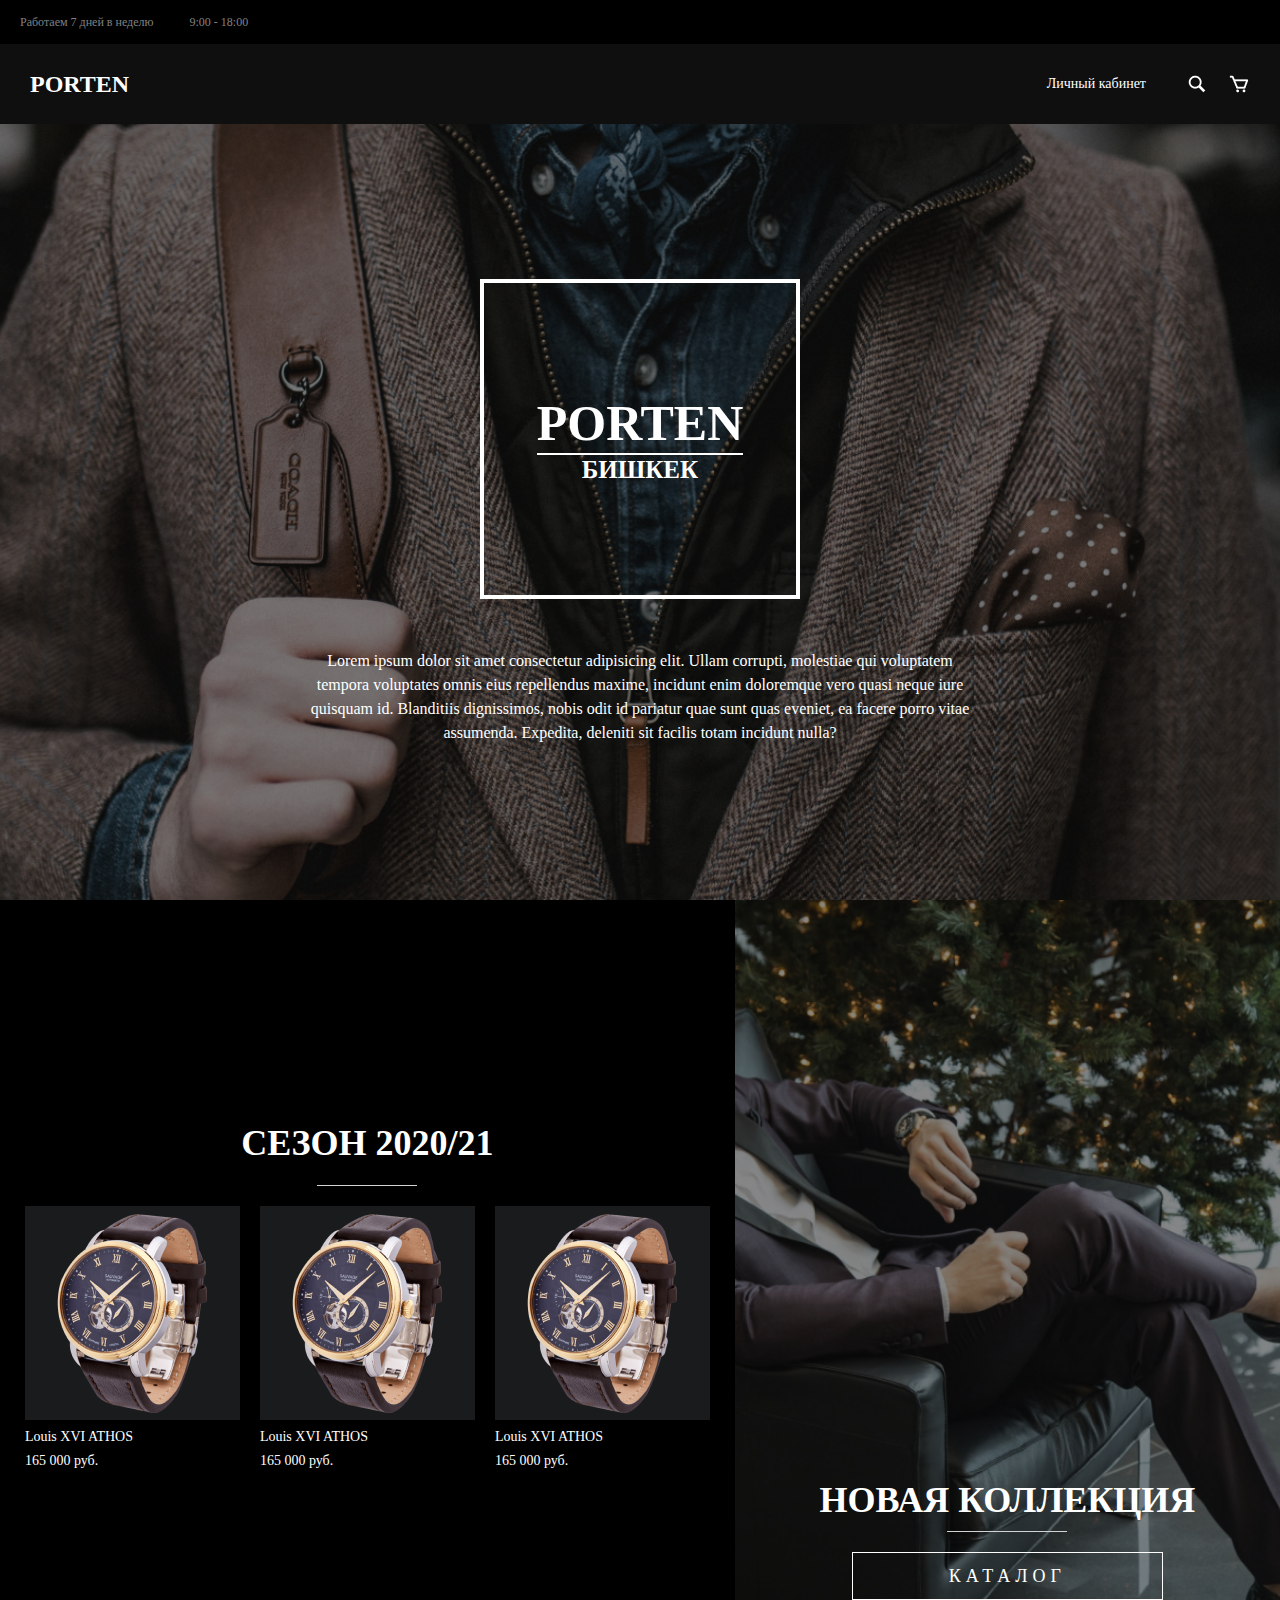
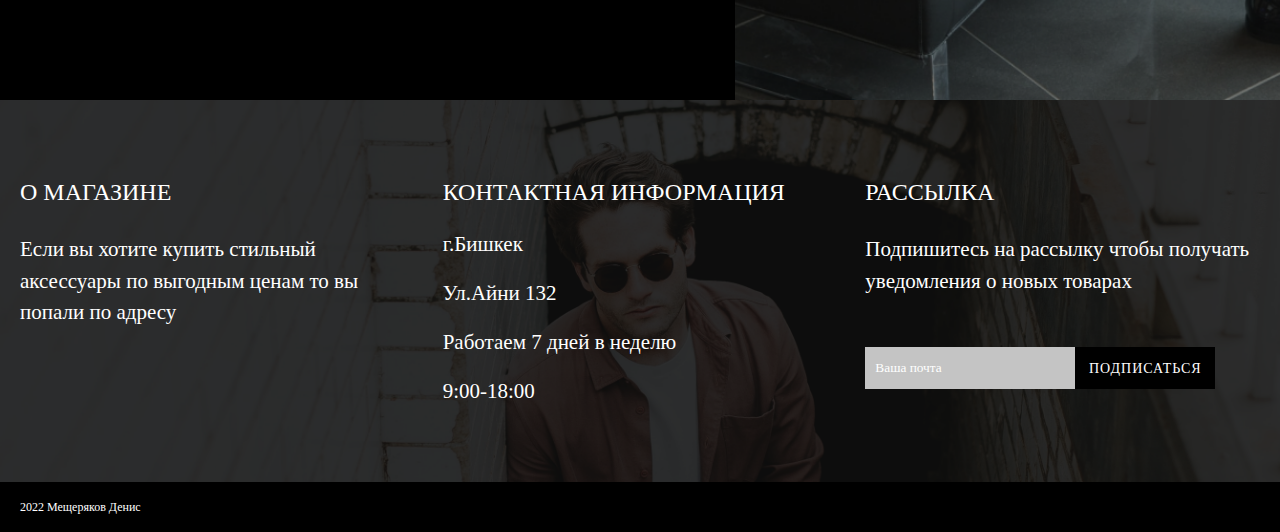
<file: man-style-master/index.html>
<!DOCTYPE html>
<html lang="en">
<head>
    <meta charset="UTF-8">
    <meta http-equiv="X-UA-Compatible" content="IE=edge">
    <meta name="viewport" content="width=device-width, initial-scale=1.0">
    <title>Man-Style</title>
    <link rel="stylesheet" href="./css/reset.css">
    <link rel="stylesheet" href="./css/style.css">
</head>
<body>
    <div class="wrapper">
        <header class="header-top ">
           <div class="header-top__container _container">
               <div class="header-top__body">
                   <div class="header-top__info">
                        <div class="header-top__schedule">Работаем 7 дней в неделю</div>
                        <div class="header-top__time">9:00 - 18:00</div>                
                   </div>
               </div>
           </div>
        </header>
        <header class="header">
            <div class="header__wrapper">
                <div class="header__container _container">
                    <div class="header__body">
                        <a href="./catalog.html" class="header__logo">Porten</a>
                        <div class="header__main">
                            <div class="header__menu menu">
                                <nav class="menu__body">
                                    <div class="menu__item">Личный кабинет</div>
                                </nav>
                            </div>
                            <div class="header__search">
                                <img src="img/icons/gridicons_search.png" alt="">
                            </div>
                            <div class="header__cart">
                                <img src="img/icons/bx_bx-cart.png" alt="">
                            </div>
                            <button class="icon-menu" type="button">
                                <span></span>
                                <span></span>
                                <span></span>
                            </button>
                        </div>
                    </div>
                </div>
            </div>
        </header>

        <main class="page">
            <section class="main">
                <div class="main__container">
                    <div class="main__body">
                        <div class="main__logo">
                            <div class="main__title">Porten</div>
                            <div class="main__sub-title">Бишкек</div>
                        </div>
                        <div class="main__text">
                            Lorem ipsum dolor sit amet consectetur adipisicing elit. Ullam corrupti, molestiae qui voluptatem tempora voluptates omnis eius repellendus maxime, incidunt enim doloremque vero quasi neque iure quisquam id. Blanditiis dignissimos, nobis odit id pariatur quae sunt quas eveniet, ea facere porro vitae assumenda. Expedita, deleniti sit facilis totam incidunt nulla?
                        </div>
                    </div>
                </div>
            </section> 
            <section class="season">
                <div class="season__products">
                    <div class="products__title _title">Сезон 2020/21</div>
                    <div class="products__items">
                        <div class="products__item">
                            <div class="item__image">
                                <img src="img/season/62050 1.png" alt="Item">
                            </div>
                            <div class="item__title">Louis XVI ATHOS</div>
                            <div class="item__price">165 000 руб.</div>
                        </div>
                        <div class="products__item">
                            <div class="item__image">
                                <img src="img/season/62050 1.png" alt="Item">
                            </div>
                            <div class="item__title">Louis XVI ATHOS</div>
                            <div class="item__price">165 000 руб.</div>
                        </div>
                        <div class="products__item">
                            <div class="item__image">
                                <img src="img/season/62050 1.png" alt="Item">
                            </div>
                            <div class="item__title">Louis XVI ATHOS</div>
                            <div class="item__price">165 000 руб.</div>
                        </div>
                    </div>
                </div>
                <div class="season__collection">
                    <div class="collection_title _title">Новая коллекция</div>
                    <a href="./catalog.html" class="collection__button btn">Каталог</a>
                </div>
            </section>
            <section class="about">
                <div class="about__container _container">
                    <div class="about__body">
                        <div class="about__info info">
                            <div class="info__title title">О магазине</div>
                            <div class="info__text text">Если вы хотите купить стильный аксессуары
                            по выгодным ценам то вы попали по адресу</div>
                        </div>
                        <div class="about__contacts">
                            <div class="categories__contacts title">Контактная информация</div>
                            <div class="contacts__items">
                                <div class="contacts__item">г.Бишкек</div>
                                <div class="contacts__item">Ул.Айни 132</div>
                                <div class="contacts__item">Работаем 7 дней в неделю</div>
                                <div class="contacts__item">9:00-18:00</div>
                            </div>
                        </div>
                        <div class="about__keep-in-touch">
                            <div class="keep-in-touch__title title">Рассылка</div>
                            <div class="keep-in-touch__text text">Подпишитесь на рассылку чтобы получать
                            уведомления о новых товарах</div>
                            <div class="keep-in-touch__form form">
                                <input type="text" class="form__input" placeholder="Ваша почта">
                                <button class="form__submit">Подписаться</button>
                            </div>
                        </div>
                    </div>
                </div>
            </section>
        </main>
        <footer class="footer">
            <div class="footer__container _container">
                <div class="footer__body">
                    <div class="footer__rights">2022 Мещеряков Денис</div>
                </div>
            </div>
        </footer>
    </div>

<script src="./js/jquery-3.6.0.min.js"></script>
<script src="./js/script.js"></script>
</body>
</html>
</file>
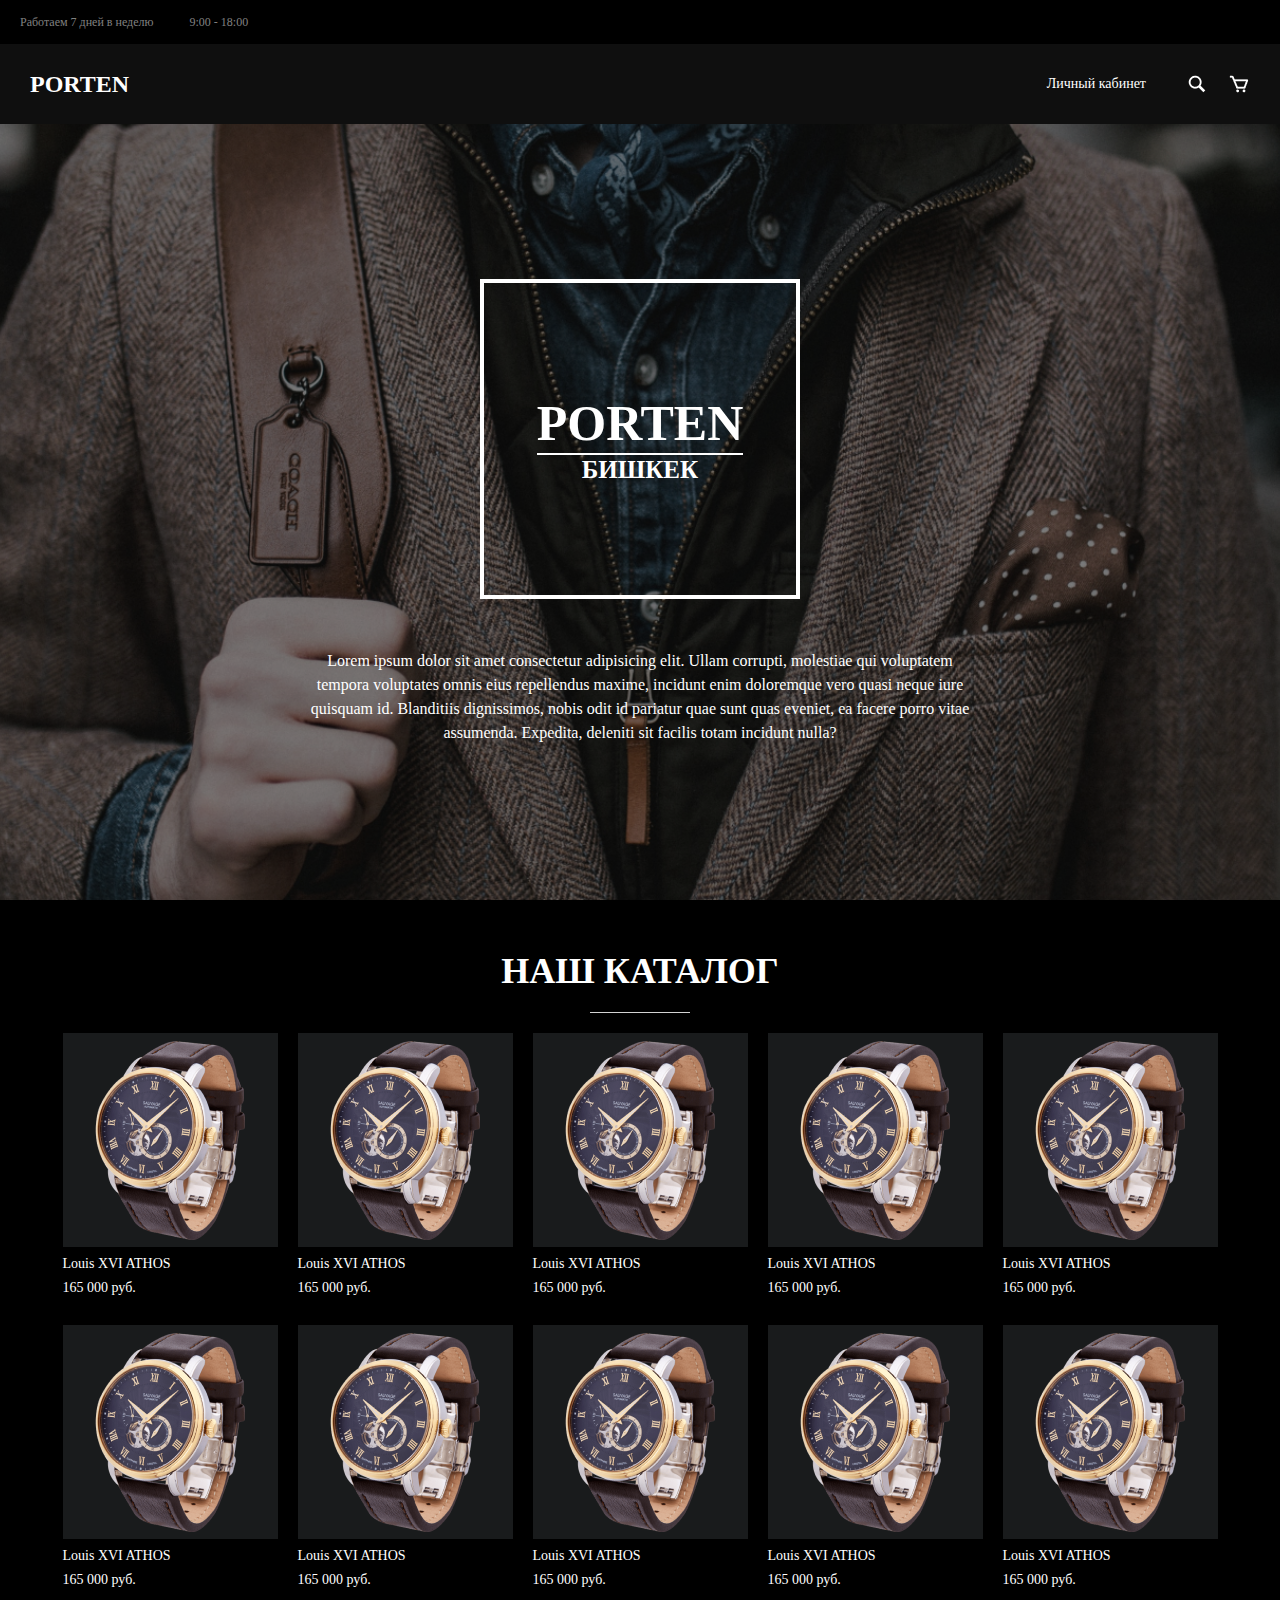
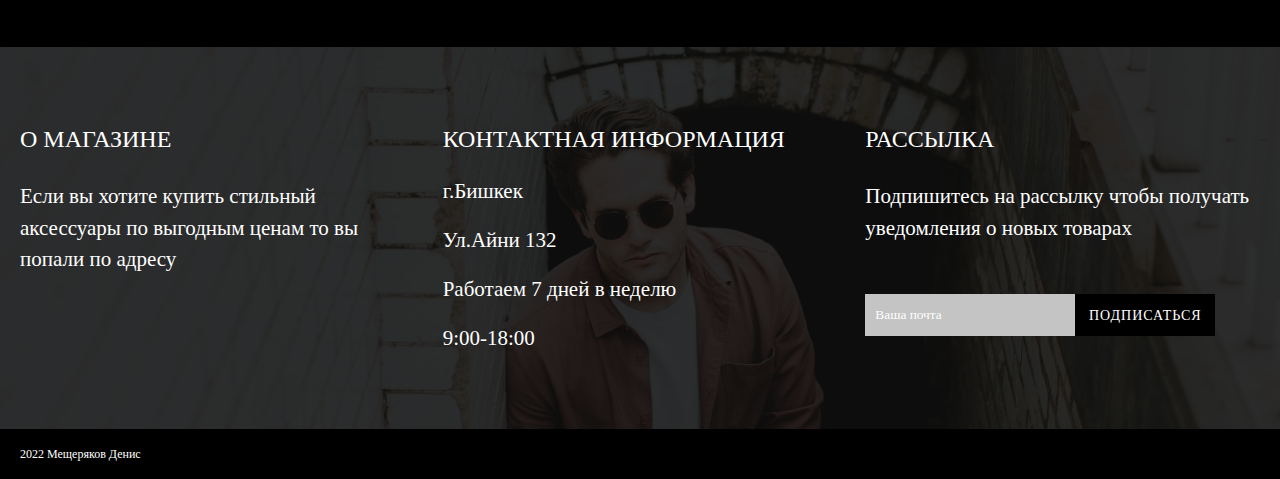
<file: man-style-master/catalog.html>
<!DOCTYPE html>
<html lang="en">

<head>
    <meta charset="UTF-8">
    <meta http-equiv="X-UA-Compatible" content="IE=edge">
    <meta name="viewport" content="width=device-width, initial-scale=1.0">
    <title>Man-Style</title>
    <link rel="stylesheet" href="./css/reset.css">
    <link rel="stylesheet" href="./css/style.css">
</head>

<body>
    <div class="wrapper">
        <header class="header-top ">
            <div class="header-top__container _container">
                <div class="header-top__body">
                    <div class="header-top__info">
                        <div class="header-top__schedule">Работаем 7 дней в неделю</div>
                        <div class="header-top__time">9:00 - 18:00</div>
                    </div>
                </div>
            </div>
        </header>
        <header class="header">
            <div class="header__wrapper">
                <div class="header__container _container">
                    <div class="header__body">
                        <a href="./index.html" class="header__logo">Porten</a>
                        <div class="header__main">
                            <div class="header__menu menu">
                                <nav class="menu__body">
                                    <div class="menu__item">Личный кабинет</div>
                                </nav>
                            </div>
                            <div class="header__search">
                                <img src="img/icons/gridicons_search.png" alt="">
                            </div>
                            <div class="header__cart">
                                <img src="img/icons/bx_bx-cart.png" alt="">
                            </div>
                            <button class="icon-menu" type="button">
                                <span></span>
                                <span></span>
                                <span></span>
                            </button>
                        </div>
                    </div>
                </div>
            </div>
        </header>

        <main class="page">
            <section class="main">
                <div class="main__container">
                    <div class="main__body">
                        <div class="main__logo">
                            <div class="main__title">Porten</div>
                            <div class="main__sub-title">Бишкек</div>
                        </div>
                        <div class="main__text">
                            Lorem ipsum dolor sit amet consectetur adipisicing elit. Ullam corrupti, molestiae qui
                            voluptatem tempora voluptates omnis eius repellendus maxime, incidunt enim doloremque vero
                            quasi neque iure quisquam id. Blanditiis dignissimos, nobis odit id pariatur quae sunt quas
                            eveniet, ea facere porro vitae assumenda. Expedita, deleniti sit facilis totam incidunt
                            nulla?
                        </div>
                    </div>
                </div>
            </section>
            <section class="season">
                <div class="season__products">
                    <div class="products__title _title">Наш каталог</div>
                    <div class="products__items">
                        <div class="products__item">
                            <div class="item__image">
                                <img src="img/season/62050 1.png" alt="Item">
                            </div>
                            <div class="item__title">Louis XVI ATHOS</div>
                            <div class="item__price">165 000 руб.</div>
                        </div>
                        <div class="products__item">
                            <div class="item__image">
                                <img src="img/season/62050 1.png" alt="Item">
                            </div>
                            <div class="item__title">Louis XVI ATHOS</div>
                            <div class="item__price">165 000 руб.</div>
                        </div>
                        <div class="products__item">
                            <div class="item__image">
                                <img src="img/season/62050 1.png" alt="Item">
                            </div>
                            <div class="item__title">Louis XVI ATHOS</div>
                            <div class="item__price">165 000 руб.</div>
                        </div>
                        <div class="products__item">
                            <div class="item__image">
                                <img src="img/season/62050 1.png" alt="Item">
                            </div>
                            <div class="item__title">Louis XVI ATHOS</div>
                            <div class="item__price">165 000 руб.</div>
                        </div>
                        <div class="products__item">
                            <div class="item__image">
                                <img src="img/season/62050 1.png" alt="Item">
                            </div>
                            <div class="item__title">Louis XVI ATHOS</div>
                            <div class="item__price">165 000 руб.</div>
                        </div>
                        <div class="products__item">
                            <div class="item__image">
                                <img src="img/season/62050 1.png" alt="Item">
                            </div>
                            <div class="item__title">Louis XVI ATHOS</div>
                            <div class="item__price">165 000 руб.</div>
                        </div>
                        <div class="products__item">
                            <div class="item__image">
                                <img src="img/season/62050 1.png" alt="Item">
                            </div>
                            <div class="item__title">Louis XVI ATHOS</div>
                            <div class="item__price">165 000 руб.</div>
                        </div>
                        <div class="products__item">
                            <div class="item__image">
                                <img src="img/season/62050 1.png" alt="Item">
                            </div>
                            <div class="item__title">Louis XVI ATHOS</div>
                            <div class="item__price">165 000 руб.</div>
                        </div>
                        <div class="products__item">
                            <div class="item__image">
                                <img src="img/season/62050 1.png" alt="Item">
                            </div>
                            <div class="item__title">Louis XVI ATHOS</div>
                            <div class="item__price">165 000 руб.</div>
                        </div>
                        <div class="products__item">
                            <div class="item__image">
                                <img src="img/season/62050 1.png" alt="Item">
                            </div>
                            <div class="item__title">Louis XVI ATHOS</div>
                            <div class="item__price">165 000 руб.</div>
                        </div>
                    </div>
                </div>
            </section>
            <section class="about">
                <div class="about__container _container">
                    <div class="about__body">
                        <div class="about__info info">
                            <div class="info__title title">О магазине</div>
                            <div class="info__text text">Если вы хотите купить стильный аксессуары
                                по выгодным ценам то вы попали по адресу</div>
                        </div>
                        <div class="about__contacts">
                            <div class="categories__contacts title">Контактная информация</div>
                            <div class="contacts__items">
                                <div class="contacts__item">г.Бишкек</div>
                                <div class="contacts__item">Ул.Айни 132</div>
                                <div class="contacts__item">Работаем 7 дней в неделю</div>
                                <div class="contacts__item">9:00-18:00</div>
                            </div>
                        </div>
                        <div class="about__keep-in-touch">
                            <div class="keep-in-touch__title title">Рассылка</div>
                            <div class="keep-in-touch__text text">Подпишитесь на рассылку чтобы получать
                                уведомления о новых товарах</div>
                            <div class="keep-in-touch__form form">
                                <input type="text" class="form__input" placeholder="Ваша почта">
                                <button class="form__submit">Подписаться</button>
                            </div>
                        </div>
                    </div>
                </div>
            </section>
        </main>
        <footer class="footer">
            <div class="footer__container _container">
                <div class="footer__body">
                    <div class="footer__rights">2022 Мещеряков Денис</div>
                </div>
            </div>
        </footer>
    </div>

    <script src="./js/jquery-3.6.0.min.js"></script>
    <script src="./js/script.js"></script>
</body>

</html>
</file>
<file: man-style-master/css/style.css>
body {
  font-family: "PT SAns";
  color: #fff;
  background-color: black;
}

.title,
._title {
  font-family: "Playfair Display";
}

._container {
  max-width: 1270px;
  margin: 0 auto;
  padding: 0px 10px;
}

@media (min-width: 991.98px) {
  ._container {
    padding: 0px 15px;
  }
}

.btn {
  display: -webkit-inline-box;
  display: -ms-inline-flexbox;
  display: inline-flex;
  -webkit-box-pack: center;
      -ms-flex-pack: center;
          justify-content: center;
  -webkit-box-align: center;
      -ms-flex-align: center;
          align-items: center;
  padding: 0px 15px;
  text-align: center;
  -webkit-transition: all 0.3s ease 0s;
  transition: all 0.3s ease 0s;
  min-height: 48px;
  background-color: transparent;
  border: 1px solid white;
  color: white;
  text-transform: uppercase;
}

@media (any-hover: hover) {
  .btn:hover {
    background-color: white;
    color: black;
  }
}

._title {
  font-weight: 700;
  line-height: 120%;
  text-align: center;
  text-transform: uppercase;
  font-size: 36px;
  padding: 50px 0px 20px 0px;
  position: relative;
}

._title::before {
  content: "";
  position: absolute;
  bottom: 0;
  left: 50%;
  width: 100px;
  height: 1px;
  background-color: lightgray;
  -webkit-transform: translateX(-50%);
          transform: translateX(-50%);
}

a {
  color: inherit;
}

@media (max-width: 991.98px) {
  .header-top {
    display: none;
  }
}

.header-top__body {
  display: -webkit-box;
  display: -ms-flexbox;
  display: flex;
  -webkit-box-pack: justify;
      -ms-flex-pack: justify;
          justify-content: space-between;
  -webkit-box-align: center;
      -ms-flex-align: center;
          align-items: center;
  font-size: 12px;
  color: gray;
  height: 44px;
}

.header-top__info {
  display: -webkit-box;
  display: -ms-flexbox;
  display: flex;
  -webkit-box-pack: center;
      -ms-flex-pack: center;
          justify-content: center;
  -webkit-box-align: center;
      -ms-flex-align: center;
          align-items: center;
  gap: 3em;
}

.header-top__phone {
  display: -webkit-box;
  display: -ms-flexbox;
  display: flex;
  -webkit-box-pack: center;
      -ms-flex-pack: center;
          justify-content: center;
  -webkit-box-align: center;
      -ms-flex-align: center;
          align-items: center;
}

.wrapper-fixed .header .header__wrapper {
  top: 0;
  background-color: rgba(0, 0, 0, 0.7);
  -webkit-box-shadow: 5px 2px 5px rgba(0, 0, 0, 0.9);
          box-shadow: 5px 2px 5px rgba(0, 0, 0, 0.9);
}

.header {
  position: absolute;
  top: 0;
  left: 0;
  width: 100%;
}

@media (min-width: 991.98px) {
  .header {
    top: 44px;
  }
}

.header .header__wrapper {
  position: fixed;
  top: 0;
  left: 0;
  width: 100%;
  z-index: 50;
  background-color: #0f0f0f;
  -webkit-transition: background-color 0.3s ease 0s;
  transition: background-color 0.3s ease 0s;
  -webkit-transition: -webkit-box-shadow 0.5s ease;
  transition: -webkit-box-shadow 0.5s ease;
  transition: box-shadow 0.5s ease;
  transition: box-shadow 0.5s ease, -webkit-box-shadow 0.5s ease;
  -webkit-transition: top 0.3s ease;
  transition: top 0.3s ease;
}

@media (min-width: 991.98px) {
  .header .header__wrapper {
    top: 44px;
  }
}

.header .header__body {
  display: -webkit-box;
  display: -ms-flexbox;
  display: flex;
  -webkit-box-align: center;
      -ms-flex-align: center;
          align-items: center;
  height: 80px;
  -webkit-box-pack: justify;
      -ms-flex-pack: justify;
          justify-content: space-between;
  position: relative;
  padding: 0px 10px;
}

@media (max-width: 774.98px) {
  .header .header__body {
    height: 50px;
  }
}

.header .header__main {
  display: -webkit-box;
  display: -ms-flexbox;
  display: flex;
  -webkit-box-pack: center;
      -ms-flex-pack: center;
          justify-content: center;
  -webkit-box-align: center;
      -ms-flex-align: center;
          align-items: center;
  gap: 20px;
  height: 100%;
}

.header .header__logo {
  text-transform: uppercase;
  font-weight: 700;
  font-size: 24px;
  line-height: 120.83333%;
  position: relative;
  z-index: 7;
  -webkit-transition: all 0.3s ease;
  transition: all 0.3s ease;
}

@media (any-hover: hover) {
  .header .header__logo:hover {
    -webkit-transform: scale(1.1);
            transform: scale(1.1);
  }
}

@media (any-hover: hover) {
  .header .header__search {
    -webkit-transition: all 0.3s ease;
    transition: all 0.3s ease;
  }
  .header .header__search:hover {
    -webkit-transform: scale(1.5);
            transform: scale(1.5);
  }
}

@media (any-hover: hover) {
  .header .header__cart {
    -webkit-transition: all 0.3s ease;
    transition: all 0.3s ease;
  }
  .header .header__cart:hover {
    -webkit-transform: scale(1.5);
            transform: scale(1.5);
  }
}

.menu {
  height: 100%;
}

.menu .menu__item {
  display: -webkit-box;
  display: -ms-flexbox;
  display: flex;
  -webkit-box-pack: center;
      -ms-flex-pack: center;
          justify-content: center;
  -webkit-box-align: center;
      -ms-flex-align: center;
          align-items: center;
  height: 100%;
  -webkit-transition: background-color 0.3s ease;
  transition: background-color 0.3s ease;
  padding: 20px;
}

@media (any-hover: hover) {
  .menu .menu__item:hover {
    background-color: #1f1f1f;
  }
}

@media (max-width: 774.98px) {
  .menu .menu__item {
    height: auto;
  }
}

.menu .menu__body {
  display: -webkit-box;
  display: -ms-flexbox;
  display: flex;
  -webkit-box-pack: center;
      -ms-flex-pack: center;
          justify-content: center;
  -webkit-box-align: center;
      -ms-flex-align: center;
          align-items: center;
  gap: 2em;
  height: 100%;
}

@media (max-width: 774.98px) {
  .menu .menu__body {
    -webkit-box-orient: vertical;
    -webkit-box-direction: normal;
        -ms-flex-direction: column;
            flex-direction: column;
    position: fixed;
    width: 100%;
    height: 100%;
    overflow: auto;
    top: 0;
    left: -100%;
    background-color: #0f0f0f;
    -webkit-transition: left 0.3s ease 0s;
    transition: left 0.3s ease 0s;
    padding: 70px 15px 30px 15px;
  }
  .menu .menu__body::before {
    content: "";
    position: fixed;
    width: 100%;
    height: 50px;
    top: 0;
    left: -100%;
    -webkit-transition: left 0.3s ease 0s;
    transition: left 0.3s ease 0s;
    background-color: #0f0f0f;
    z-index: 2;
  }
  .menu .menu__body._active {
    left: 0;
    z-index: 6;
  }
  .menu .menu__body._active::before {
    left: 0;
  }
}

.icon-menu {
  display: none;
}

@media (max-width: 774.98px) {
  .icon-menu {
    display: -webkit-box;
    display: -ms-flexbox;
    display: flex;
    position: relative;
    height: 20px;
    width: 30px;
    cursor: pointer;
    z-index: 7;
    background-color: inherit;
  }
  .icon-menu span {
    -webkit-transition: all 0.3s ease 0s;
    transition: all 0.3s ease 0s;
    top: calc(50% - 1px);
    left: 0px;
    position: absolute;
    width: 100%;
    height: 2px;
    background-color: #fff;
  }
  .icon-menu span:first-child {
    top: 0px;
  }
  .icon-menu span:last-child {
    top: auto;
    bottom: 0px;
  }
  .icon-menu._active span {
    -webkit-transform: scale(0);
            transform: scale(0);
  }
  .icon-menu._active span:first-child {
    -webkit-transform: rotate(-45deg);
            transform: rotate(-45deg);
    top: 12px;
  }
  .icon-menu._active span:last-child {
    -webkit-transform: rotate(45deg);
            transform: rotate(45deg);
    top: 12px;
  }
}

.main {
  display: -webkit-box;
  display: -ms-flexbox;
  display: flex;
  -webkit-box-pack: center;
      -ms-flex-pack: center;
          justify-content: center;
  -webkit-box-align: center;
      -ms-flex-align: center;
          align-items: center;
  background: url("../img/main/main.png");
  background-repeat: no-repeat;
  background-size: cover;
  background-position: center center;
  width: 100%;
  min-height: calc(100vh);
  padding: 50px 0px 0px 0px;
}

@media (min-width: 991.98px) {
  .main {
    min-height: calc(100vh - 44px);
    padding: 80px 0px 0px 0px;
  }
}

.main__container {
  max-width: 700px;
  height: 100%;
  margin: 0 auto;
  padding: 0px 15px;
}

.main__body {
  display: -webkit-box;
  display: -ms-flexbox;
  display: flex;
  -webkit-box-orient: vertical;
  -webkit-box-direction: normal;
      -ms-flex-direction: column;
          flex-direction: column;
  -webkit-box-pack: center;
      -ms-flex-pack: center;
          justify-content: center;
  -webkit-box-align: center;
      -ms-flex-align: center;
          align-items: center;
  height: 100%;
}

.main__logo {
  display: -webkit-box;
  display: -ms-flexbox;
  display: flex;
  -webkit-box-pack: center;
      -ms-flex-pack: center;
          justify-content: center;
  -webkit-box-align: center;
      -ms-flex-align: center;
          align-items: center;
  -webkit-box-orient: vertical;
  -webkit-box-direction: normal;
      -ms-flex-direction: column;
          flex-direction: column;
  height: 220px;
  width: 220px;
  text-transform: uppercase;
  border: 4px solid white;
  -webkit-transition: all 0.3s ease;
  transition: all 0.3s ease;
}

@media (min-width: 320px) {
  .main__logo {
    height: 250px;
    width: 250px;
  }
}

@media (min-width: 774.98px) {
  .main__logo {
    height: 320px;
    width: 320px;
  }
}

@media (any-hover: hover) {
  .main__logo:hover {
    background-color: white;
    color: black;
  }
}

.main__title, .main__sub-title {
  font-weight: 700;
  font-size: 25px;
  line-height: 120%;
  text-align: center;
}

.main__title {
  font-size: 50px;
  border-bottom: 2px solid white;
}

.main__text {
  font-size: 16px;
  line-height: 150%;
  margin: 50px 0px 0px 0px;
  text-align: center;
}

.season {
  display: -webkit-box;
  display: -ms-flexbox;
  display: flex;
  -webkit-box-pack: center;
      -ms-flex-pack: center;
          justify-content: center;
  -webkit-box-align: center;
      -ms-flex-align: center;
          align-items: center;
  -webkit-box-orient: vertical;
  -webkit-box-direction: normal;
      -ms-flex-direction: column;
          flex-direction: column;
}

@media (min-width: 991.98px) {
  .season {
    -webkit-box-orient: horizontal;
    -webkit-box-direction: normal;
        -ms-flex-direction: row;
            flex-direction: row;
  }
}

.season__products {
  -webkit-box-flex: 1.1;
      -ms-flex: 1.1 auto;
          flex: 1.1 auto;
}

.season__collection {
  display: -webkit-box;
  display: -ms-flexbox;
  display: flex;
  -webkit-box-pack: end;
      -ms-flex-pack: end;
          justify-content: flex-end;
  -webkit-box-align: center;
      -ms-flex-align: center;
          align-items: center;
  -webkit-box-orient: vertical;
  -webkit-box-direction: normal;
      -ms-flex-direction: column;
          flex-direction: column;
  background-image: url(../img/season/collection.png);
  background-repeat: no-repeat;
  background-size: cover;
  background-position: center center;
  -webkit-box-flex: 1;
      -ms-flex: 1 500px;
          flex: 1 500px;
  height: 800px;
  width: 100%;
  padding: 0px 0px 100px 0px;
}

.products__title {
  font-size: 36px;
  padding: 50px 0px 20px 0px;
  text-transform: uppercase;
  position: relative;
}

.products__title::before {
  content: "";
  position: absolute;
  bottom: 0;
  left: 50%;
  width: 100px;
  height: 1px;
  background-color: lightgray;
  -webkit-transform: translateX(-50%);
          transform: translateX(-50%);
}

.products__items {
  display: -webkit-box;
  display: -ms-flexbox;
  display: flex;
  -webkit-box-pack: center;
      -ms-flex-pack: center;
          justify-content: center;
  -webkit-box-align: center;
      -ms-flex-align: center;
          align-items: center;
  -ms-flex-wrap: wrap;
      flex-wrap: wrap;
  margin: 20px;
  gap: 1em;
  max-width: 1200px;
  margin: 0 auto;
}

@media (min-width: 991.98px) {
  .products__items {
    -ms-flex-wrap: nowrap;
        flex-wrap: nowrap;
  }
}

.item__image {
  background-color: #191b1c;
  -webkit-transition: background-color 0.3s ease;
  transition: background-color 0.3s ease;
}

.item__image img {
  -webkit-transition: -webkit-transform 0.5s ease;
  transition: -webkit-transform 0.5s ease;
  transition: transform 0.5s ease;
  transition: transform 0.5s ease, -webkit-transform 0.5s ease;
}

@media (any-hover: hover) {
  .item__image:hover {
    background-color: white;
  }
  .item__image img:hover {
    -webkit-transform: scale(1.05);
            transform: scale(1.05);
  }
}

.item__title {
  font-family: "Post No Bills Jaffna";
  padding: 10px 0px;
}

.item__price {
  font-family: "Post No Bills Jaffna";
}

.collection_title {
  font-size: 36px;
  padding: 0px 0px 10px 0px;
  text-transform: uppercase;
  position: relative;
}

.collection_title::before {
  content: "";
  position: absolute;
  bottom: 0;
  left: 50%;
  width: 120px;
  height: 1px;
  background-color: lightgray;
  -webkit-transform: translateX(-50%);
          transform: translateX(-50%);
}

.collection__button {
  width: 311px;
  font-size: 18px;
  margin: 20px 0px 0px 0px;
  letter-spacing: 5px;
}

.release {
  display: -webkit-box;
  display: -ms-flexbox;
  display: flex;
  -webkit-box-pack: center;
      -ms-flex-pack: center;
          justify-content: center;
  -webkit-box-align: center;
      -ms-flex-align: center;
          align-items: center;
  -webkit-box-orient: vertical;
  -webkit-box-direction: reverse;
      -ms-flex-direction: column-reverse;
          flex-direction: column-reverse;
}

@media (min-width: 991.98px) {
  .release {
    -webkit-box-orient: horizontal;
    -webkit-box-direction: normal;
        -ms-flex-direction: row;
            flex-direction: row;
  }
}

.release__logo {
  background-image: url(../img/season/collection2.png);
  background-repeat: no-repeat;
  background-size: cover;
  height: 600px;
  -webkit-box-flex: 1;
      -ms-flex: 1 400px;
          flex: 1 400px;
  width: 100%;
  padding: 0px 0px 100px 0px;
}

@media (min-width: 991.98px) {
  .release__logo {
    -webkit-box-flex: 1;
        -ms-flex: 1;
            flex: 1;
  }
}

.release__collection-2 {
  display: -webkit-box;
  display: -ms-flexbox;
  display: flex;
  -webkit-box-pack: center;
      -ms-flex-pack: center;
          justify-content: center;
  -webkit-box-align: center;
      -ms-flex-align: center;
          align-items: center;
  -webkit-box-orient: vertical;
  -webkit-box-direction: normal;
      -ms-flex-direction: column;
          flex-direction: column;
  -webkit-box-flex: 1.1;
      -ms-flex: 1.1;
          flex: 1.1;
}

.collection-2__text {
  max-width: 470px;
  padding: 50px 10px;
  font-size: 14px;
  line-height: 150%;
  text-align: center;
}

.collection-2__button {
  margin: 10px 0px 50px 0px;
  max-width: 311px;
  font-size: 18px;
}

.products__items {
  -ms-flex-wrap: wrap;
      flex-wrap: wrap;
  gap: 20px;
  padding: 20px 0px 50px 0px;
}

.products__item {
  padding: 0px 0px 10px 0px;
}

.brends {
  background-color: #0f0f0f;
}

.brends__items {
  display: -webkit-box;
  display: -ms-flexbox;
  display: flex;
  -webkit-box-pack: center;
      -ms-flex-pack: center;
          justify-content: center;
  -webkit-box-align: center;
      -ms-flex-align: center;
          align-items: center;
  -ms-flex-wrap: wrap;
      flex-wrap: wrap;
  padding: 20px 0px 50px 0px;
  gap: 1em;
}

@media (any-hover: hover) {
  .brends__item {
    -webkit-transition: all 0.3s ease;
    transition: all 0.3s ease;
    -webkit-transform: translateY(0);
            transform: translateY(0);
  }
  .brends__item:hover {
    -webkit-transform: translateY(-10px);
            transform: translateY(-10px);
  }
}

.about {
  background: url("../img/about/about.png");
  background-repeat: no-repeat;
  background-size: cover;
  background-position: center center;
}

.about__body {
  display: -webkit-box;
  display: -ms-flexbox;
  display: flex;
  -webkit-box-pack: center;
      -ms-flex-pack: center;
          justify-content: center;
  -webkit-box-align: center;
      -ms-flex-align: center;
          align-items: center;
  -webkit-box-orient: vertical;
  -webkit-box-direction: normal;
      -ms-flex-direction: column;
          flex-direction: column;
  -ms-flex-wrap: wrap;
      flex-wrap: wrap;
  padding: 80px 0px 80px 0px;
  gap: 2em;
}

.about__body > div {
  -webkit-box-flex: 1;
      -ms-flex: 1;
          flex: 1;
}

@media (min-width: 991.98px) {
  .about__body {
    -webkit-box-orient: horizontal;
    -webkit-box-direction: normal;
        -ms-flex-direction: row;
            flex-direction: row;
    -webkit-box-align: start;
        -ms-flex-align: start;
            align-items: flex-start;
  }
}

.title {
  font-size: 24px;
  text-transform: uppercase;
  padding: 0px 0px 30px 0px;
}

@media (max-width: 991.98px) {
  .title {
    text-align: center;
  }
}

.text {
  font-size: 1.5em;
  line-height: 150%;
}

@media (max-width: 991.98px) {
  .text {
    text-align: center;
    padding: 0px 0px 50px 0px;
  }
}

.contacts__items {
  display: -webkit-box;
  display: -ms-flexbox;
  display: flex;
  -webkit-box-align: start;
      -ms-flex-align: start;
          align-items: flex-start;
  -webkit-box-orient: vertical;
  -webkit-box-direction: normal;
      -ms-flex-direction: column;
          flex-direction: column;
  -ms-flex-wrap: wrap;
      flex-wrap: wrap;
  gap: 2em;
}

@media (max-width: 991.98px) {
  .contacts__items {
    -webkit-box-pack: center;
        -ms-flex-pack: center;
            justify-content: center;
    padding: 0px 0px 50px 0px;
  }
}

.contacts__item {
  font-size: 1.5em;
}

@media (any-hover: hover) {
  .contacts__item {
    -webkit-transition: all 0.3s ease;
    transition: all 0.3s ease;
  }
  .contacts__item:hover {
    -webkit-transform: scale(1.2);
            transform: scale(1.2);
  }
}

@media (max-width: 991.98px) {
  .keep-in-touch__text {
    padding: 0px 0px 0px 0px;
  }
}

.form {
  display: -webkit-box;
  display: -ms-flexbox;
  display: flex;
  -webkit-box-pack: start;
      -ms-flex-pack: start;
          justify-content: flex-start;
  -webkit-box-align: end;
      -ms-flex-align: end;
          align-items: flex-end;
  padding: 50px 0px 0px 0px;
}

@media (max-width: 991.98px) {
  .form {
    -webkit-box-pack: center;
        -ms-flex-pack: center;
            justify-content: center;
  }
}

.form__input {
  width: 210px;
  height: 42px;
  padding: 10px;
  background-color: #c4c4c4;
  color: white;
}

.form__input::-webkit-input-placeholder {
  -webkit-transition: all 0.3s ease;
  transition: all 0.3s ease;
  color: white;
}

.form__input:-ms-input-placeholder {
  -webkit-transition: all 0.3s ease;
  transition: all 0.3s ease;
  color: white;
}

.form__input::-ms-input-placeholder {
  -webkit-transition: all 0.3s ease;
  transition: all 0.3s ease;
  color: white;
}

.form__input::placeholder {
  -webkit-transition: all 0.3s ease;
  transition: all 0.3s ease;
  color: white;
}

@media (any-hover: hover) {
  .form__input {
    -webkit-transition: all 0.3s ease;
    transition: all 0.3s ease;
  }
  .form__input:hover {
    background-color: white;
    color: black;
  }
  .form__input:hover::-webkit-input-placeholder {
    color: black;
  }
  .form__input:hover:-ms-input-placeholder {
    color: black;
  }
  .form__input:hover::-ms-input-placeholder {
    color: black;
  }
  .form__input:hover::placeholder {
    color: black;
  }
}

.form__submit {
  width: 140px;
  height: 42px;
  background-color: black;
  color: white;
  text-transform: uppercase;
  font-size: 14px;
  line-height: 150%;
  letter-spacing: 1px;
}

@media (any-hover: hover) {
  .form__submit {
    -webkit-transition: all 0.3s ease;
    transition: all 0.3s ease;
  }
  .form__submit:hover {
    background-color: #c4c4c4;
    color: black;
  }
}

.footer__body {
  display: -webkit-box;
  display: -ms-flexbox;
  display: flex;
  -webkit-box-pack: justify;
      -ms-flex-pack: justify;
          justify-content: space-between;
  -ms-flex-item-align: center;
      align-self: center;
  height: 50px;
}

.footer__rights {
  display: -webkit-box;
  display: -ms-flexbox;
  display: flex;
  -webkit-box-pack: center;
      -ms-flex-pack: center;
          justify-content: center;
  -webkit-box-align: center;
      -ms-flex-align: center;
          align-items: center;
  font-size: 12px;
}

.footer__author {
  display: -webkit-box;
  display: -ms-flexbox;
  display: flex;
  -webkit-box-pack: center;
      -ms-flex-pack: center;
          justify-content: center;
  -webkit-box-align: center;
      -ms-flex-align: center;
          align-items: center;
  font-size: 12px;
  text-decoration: underline;
}
</file>
